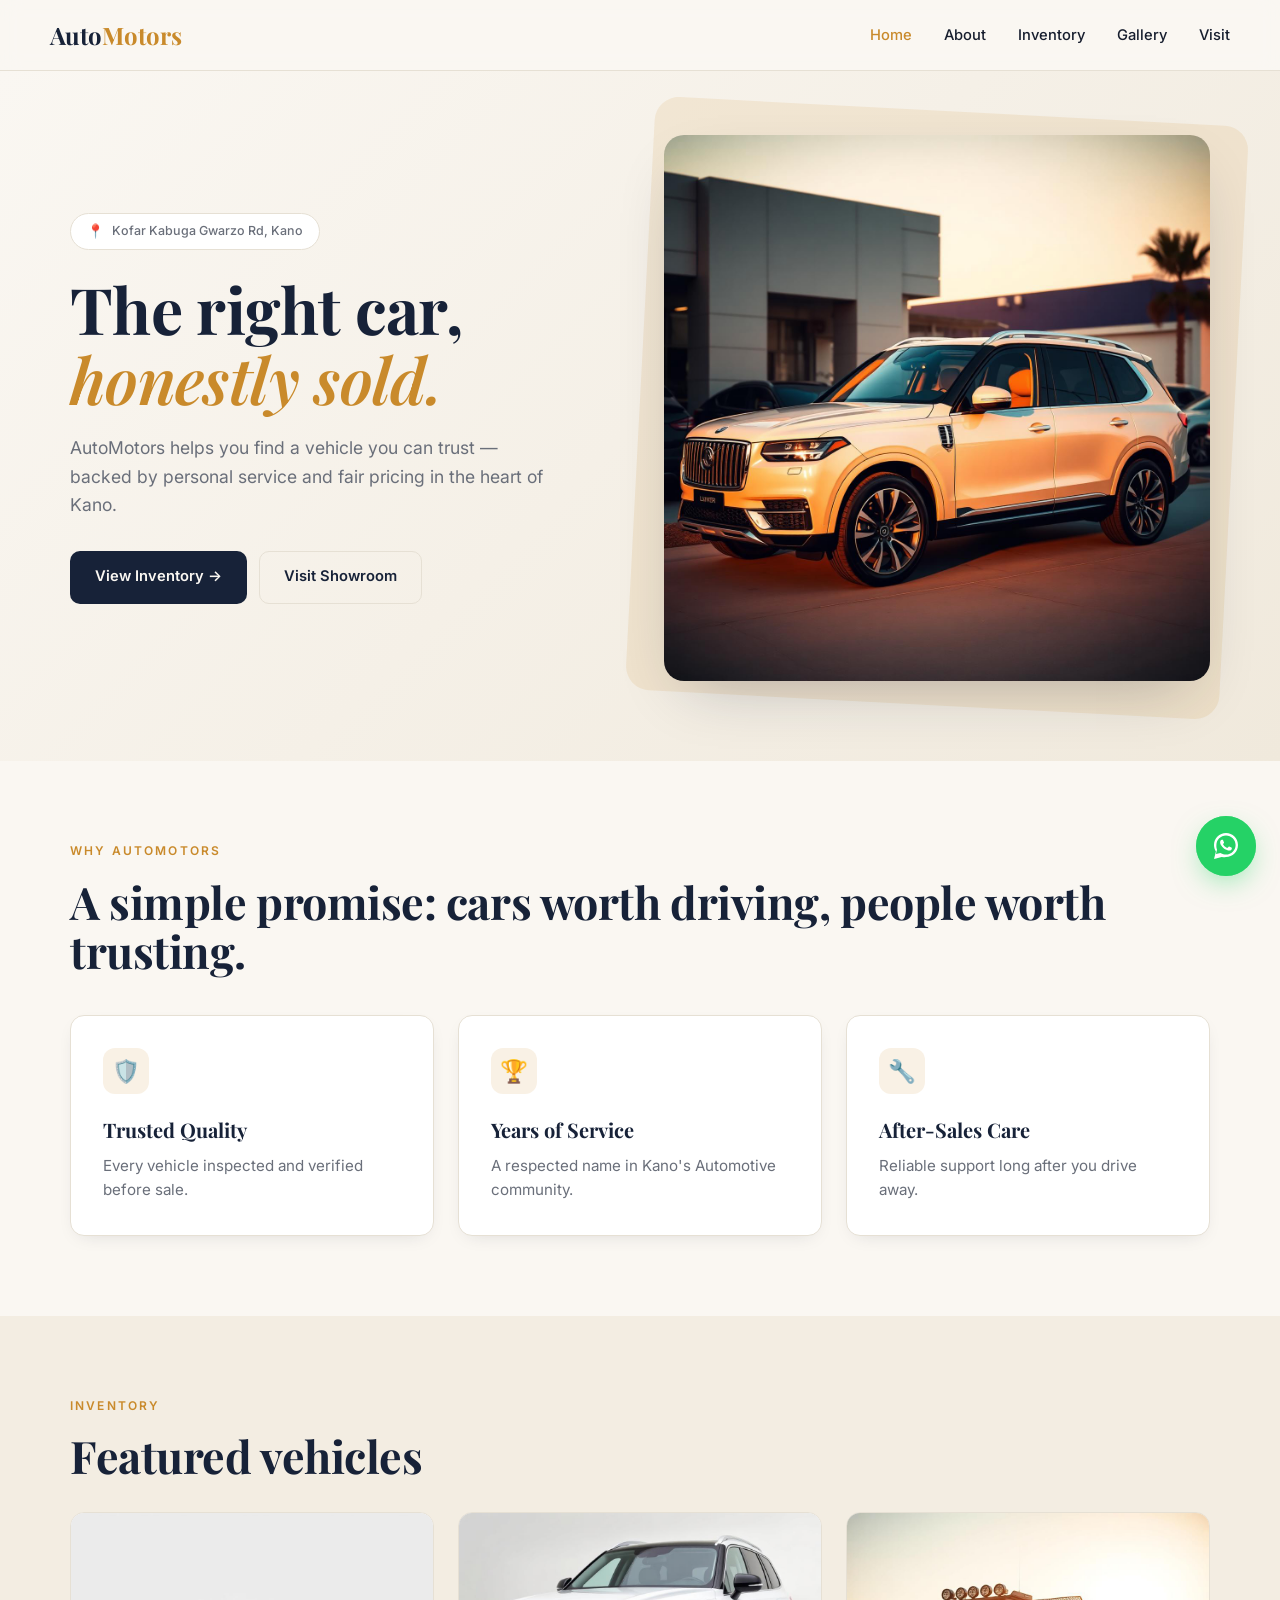
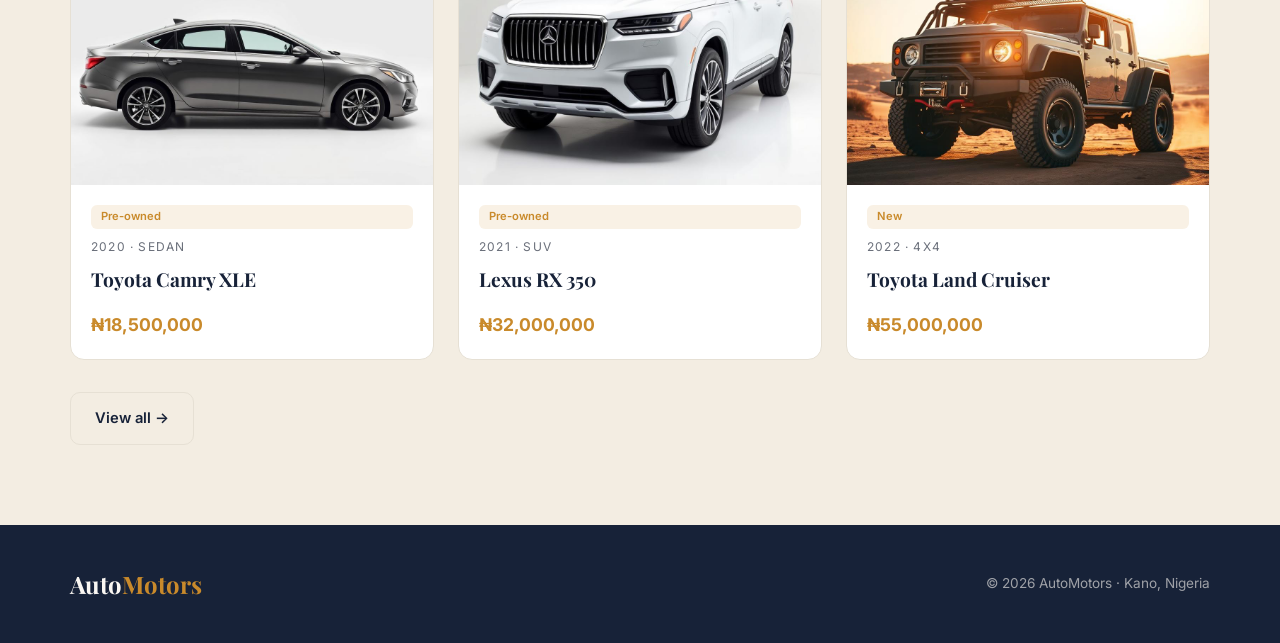
<file: index.html>
<!doctype html>
<html lang="en">
<head>
<meta charset="utf-8">
<meta name="viewport" content="width=device-width,initial-scale=1">
<title>AutoMotors — Trusted Car Dealer in Kano</title>
<meta name="description" content="AutoMotors — quality cars and trusted service in Kano. Visit our showroom on 25 BUK Road, Kofar Kabuga.">
<link rel="preconnect" href="https://fonts.googleapis.com">
<link rel="preconnect" href="https://fonts.gstatic.com" crossorigin>
<link href="https://fonts.googleapis.com/css2?family=Inter:wght@400;500;600;700&family=Playfair+Display:wght@600;700&display=swap" rel="stylesheet">
<link rel="stylesheet" href="css/styles.css">
</head>
<body>
<header class="site-header">
  <div class="container nav">
    <a href="index.html" class="brand">Auto<span>Motors</span></a>
    <button class="menu-btn" aria-label="Menu">☰</button>
    <ul class="nav-links">
      <li><a href="index.html">Home</a></li>
      <li><a href="about.html">About</a></li>
      <li><a href="inventory.html">Inventory</a></li>
      <li><a href="gallery.html">Gallery</a></li>
      <li><a href="visit.html">Visit</a></li>
    </ul>
  </div>
</header>

<section class="hero">
  <div class="container hero-grid">
    <div>
      <span class="badge">Kofar Kabuga Gwarzo Rd, Kano</span>
      <h1 class="display">The right car,<br><em>honestly sold.</em></h1>
      <p class="lead">AutoMotors helps you find a vehicle you can trust — backed by personal service and fair pricing in the heart of Kano.</p>
      <div style="display:flex;gap:.75rem;flex-wrap:wrap">
        <a href="inventory.html" class="btn btn-primary">View Inventory →</a>
        <a href="visit.html" class="btn btn-outline">Visit Showroom</a>
      </div>
    </div>
    <div class="hero-img-wrap">
      <img src="images/hero-car.jpg" alt="Featured vehicle at AutoMotors showroom">
    </div>
  </div>
</section>

<section class="block">
  <div class="container">
    <div class="eyebrow">Why AutoMotors</div>
    <h2 class="display">A simple promise: cars worth driving, people worth trusting.</h2>
    <div class="features">
      <div class="feature"><div class="ico">🛡️</div><h3>Trusted Quality</h3><p>Every vehicle inspected and verified before sale.</p></div>
      <div class="feature"><div class="ico">🏆</div><h3>Years of Service</h3><p>A respected name in Kano's Automotive community.</p></div>
      <div class="feature"><div class="ico">🔧</div><h3>After-Sales Care</h3><p>Reliable support long after you drive away.</p></div>
    </div>
  </div>
</section>

<section class="block alt">
  <div class="container">
    <div class="eyebrow">Inventory</div>
    <h2 class="display">Featured vehicles</h2>
    <div class="car-grid">
      <article class="car-card">
        <div class="img"><img src="images/car-1.jpg" alt="Toyota Camry XLE"></div>
        <div class="car-body"><span class="tag">Pre-owned</span><div class="meta">2020 · Sedan</div><h3>Toyota Camry XLE</h3><div class="price">₦18,500,000</div></div>
      </article>
      <article class="car-card">
        <div class="img"><img src="images/car-2.jpg" alt="Lexus RX 350"></div>
        <div class="car-body"><span class="tag">Pre-owned</span><div class="meta">2021 · SUV</div><h3>Lexus RX 350</h3><div class="price">₦32,000,000</div></div>
      </article>
      <article class="car-card">
        <div class="img"><img src="images/car-3.jpg" alt="Toyota Land Cruiser"></div>
        <div class="car-body"><span class="tag">New</span><div class="meta">2022 · 4x4</div><h3>Toyota Land Cruiser</h3><div class="price">₦55,000,000</div></div>
      </article>
    </div>
    <div style="margin-top:2rem"><a href="inventory.html" class="btn btn-outline">View all →</a></div>
  </div>
</section>

<footer class="site-footer">
  <div class="container footer-row">
    <div class="brand" style="color:var(--primary-fg)">Auto<span>Motors</span></div>
    <small>© <span data-year></span> AutoMotors · Kano, Nigeria</small>
  </div>
</footer>

<script src="js/main.js"></script>
</body>
</html>
</file>
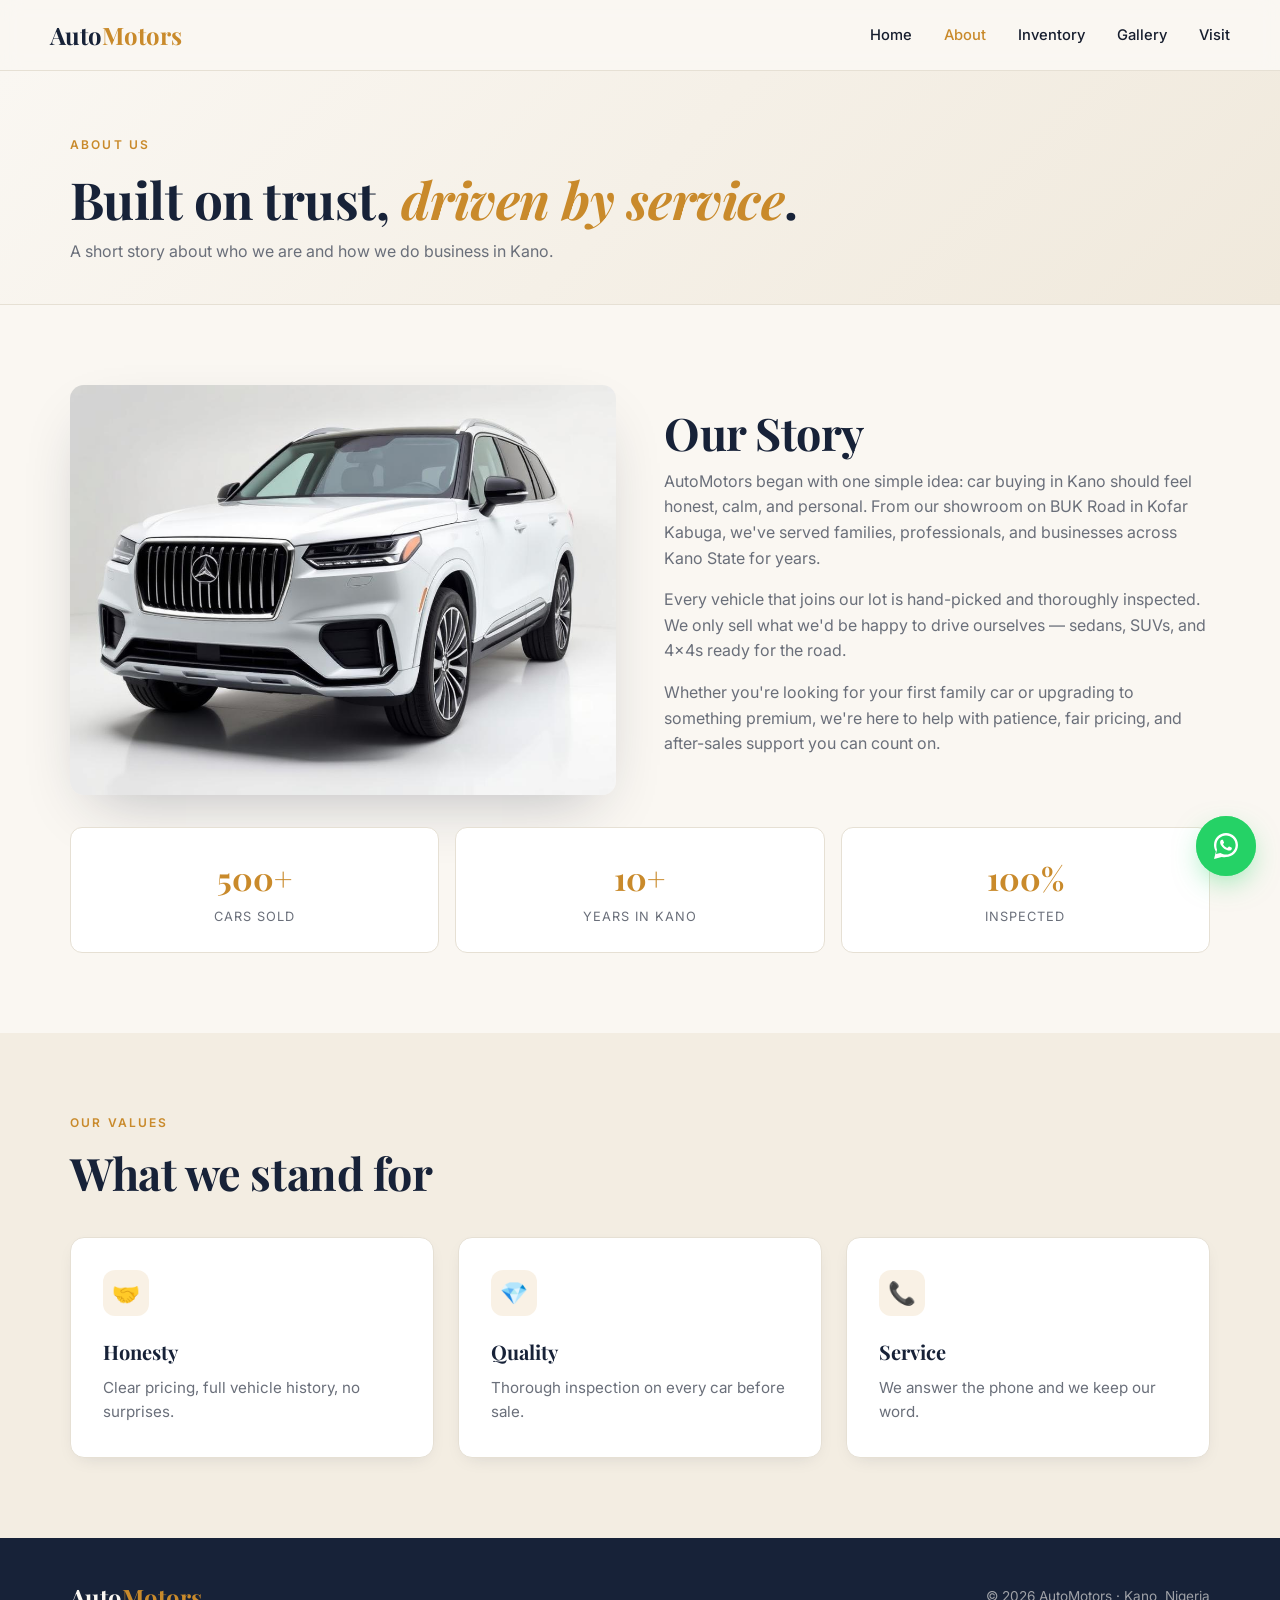
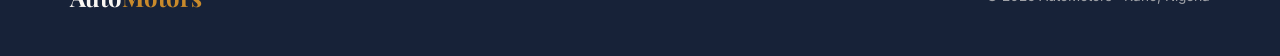
<file: about.html>
<!doctype html>
<html lang="en">
<head>
<meta charset="utf-8">
<meta name="viewport" content="width=device-width,initial-scale=1">
<title>About — AutoMotors</title>
<meta name="description" content="Learn about AutoMotors, a trusted car dealership serving Kano with quality vehicles and honest service.">
<link rel="preconnect" href="https://fonts.googleapis.com">
<link rel="preconnect" href="https://fonts.gstatic.com" crossorigin>
<link href="https://fonts.googleapis.com/css2?family=Inter:wght@400;500;600;700&family=Playfair+Display:wght@600;700&display=swap" rel="stylesheet">
<link rel="stylesheet" href="css/styles.css">
</head>
<body>
<header class="site-header">
  <div class="container nav">
    <a href="index.html" class="brand">Auto<span>Motors</span></a>
    <button class="menu-btn" aria-label="Menu">☰</button>
    <ul class="nav-links">
      <li><a href="index.html">Home</a></li>
      <li><a href="about.html">About</a></li>
      <li><a href="inventory.html">Inventory</a></li>
      <li><a href="gallery.html">Gallery</a></li>
      <li><a href="visit.html">Visit</a></li>
    </ul>
  </div>
</header>

<section class="page-head">
  <div class="container">
    <div class="eyebrow">About Us</div>
    <h1 class="display">Built on trust, <em>driven by service</em>.</h1>
    <p>A short story about who we are and how we do business in Kano.</p>
  </div>
</section>

<section class="block">
  <div class="container about-grid">
    <img src="images/car-2.jpg" alt="AutoMotors showroom vehicle">
    <div class="about-text">
      <h2 class="display">Our Story</h2>
      <p>AutoMotors began with one simple idea: car buying in Kano should feel honest, calm, and personal. From our showroom on BUK Road in Kofar Kabuga, we've served families, professionals, and businesses across Kano State for years.</p>
      <p>Every vehicle that joins our lot is hand-picked and thoroughly inspected. We only sell what we'd be happy to drive ourselves — sedans, SUVs, and 4x4s ready for the road.</p>
      <p>Whether you're looking for your first family car or upgrading to something premium, we're here to help with patience, fair pricing, and after-sales support you can count on.</p>
    </div>
  </div>

  <div class="container">
    <div class="stats">
      <div class="stat"><div class="num">500+</div><div class="label">Cars Sold</div></div>
      <div class="stat"><div class="num">10+</div><div class="label">Years in Kano</div></div>
      <div class="stat"><div class="num">100%</div><div class="label">Inspected</div></div>
    </div>
  </div>
</section>

<section class="block alt">
  <div class="container">
    <div class="eyebrow">Our Values</div>
    <h2 class="display">What we stand for</h2>
    <div class="features">
      <div class="feature"><div class="ico">🤝</div><h3>Honesty</h3><p>Clear pricing, full vehicle history, no surprises.</p></div>
      <div class="feature"><div class="ico">💎</div><h3>Quality</h3><p>Thorough inspection on every car before sale.</p></div>
      <div class="feature"><div class="ico">📞</div><h3>Service</h3><p>We answer the phone and we keep our word.</p></div>
    </div>
  </div>
</section>

<footer class="site-footer">
  <div class="container footer-row">
    <div class="brand" style="color:var(--primary-fg)">Auto<span>Motors</span></div>
    <small>© <span data-year></span> AutoMotors · Kano, Nigeria</small>
  </div>
</footer>
<script src="js/main.js"></script>
</body>
</html>
</file>
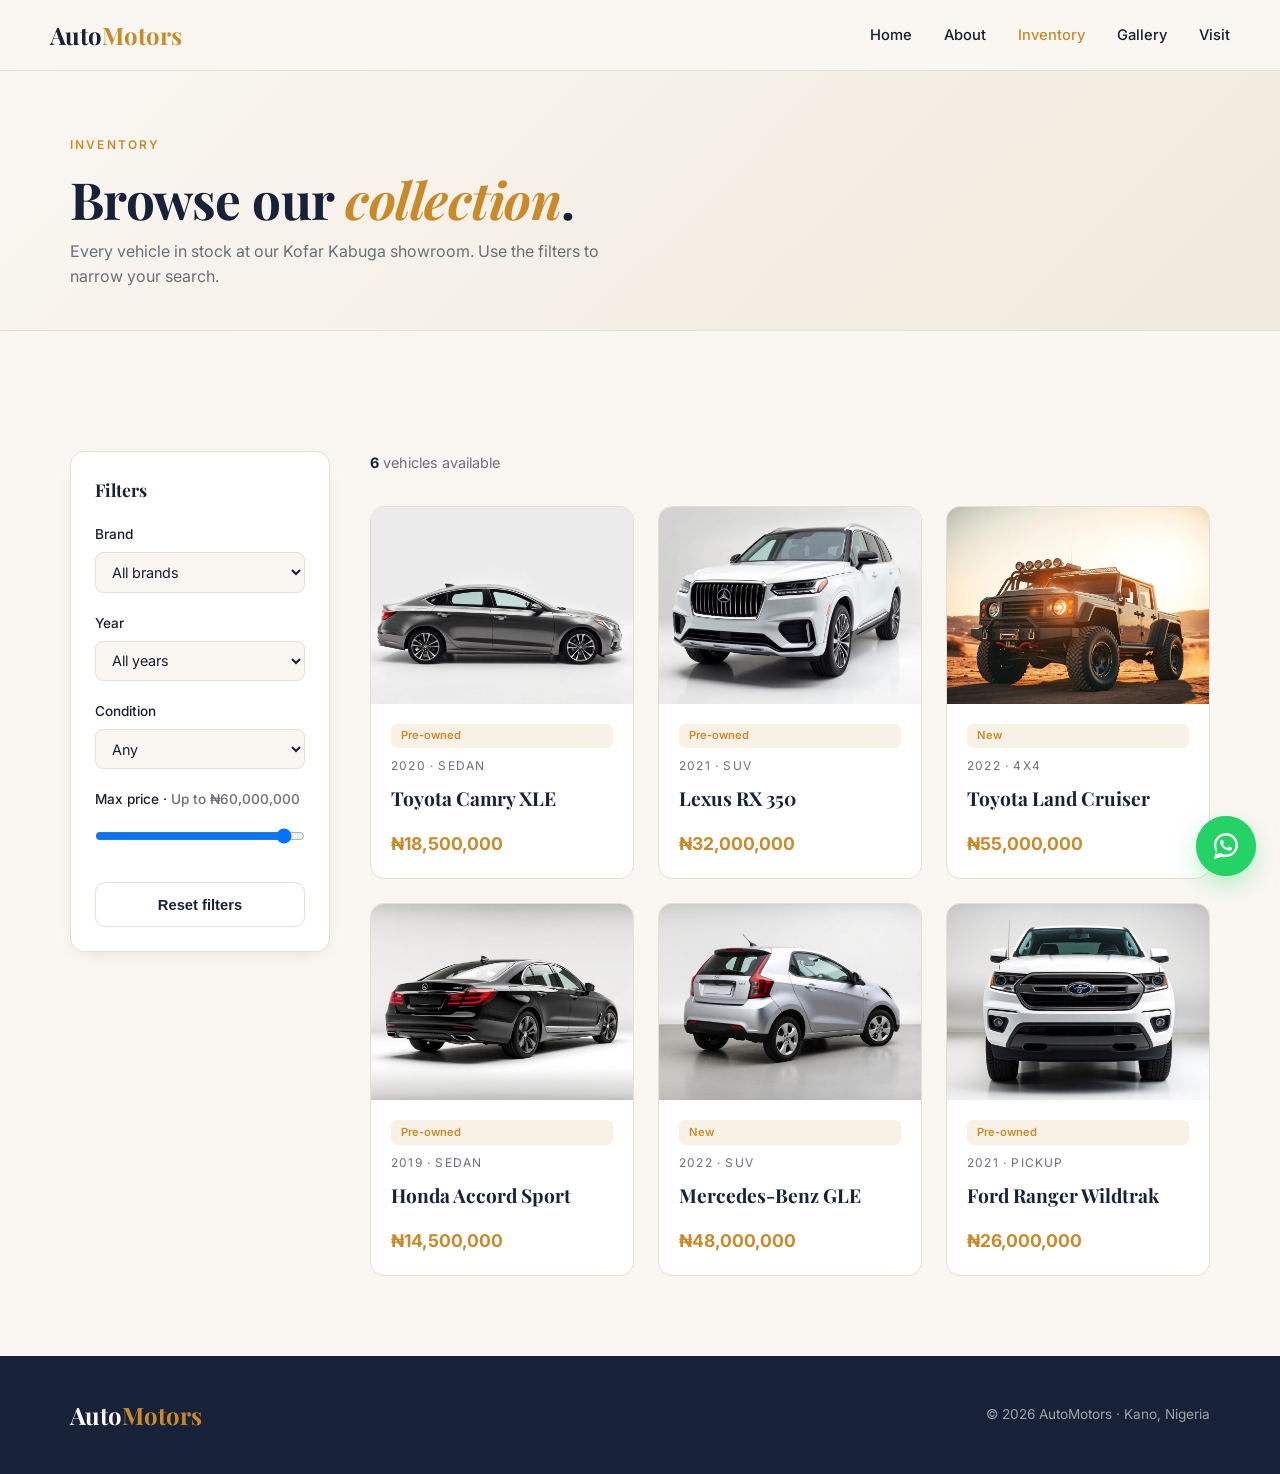
<file: inventory.html>
<!doctype html>
<html lang="en">
<head>
<meta charset="utf-8">
<meta name="viewport" content="width=device-width,initial-scale=1">
<title>Inventory — AutoMotors</title>
<meta name="description" content="Browse the current inventory of cars available at AutoMotors, Kano.">
<link rel="preconnect" href="https://fonts.googleapis.com">
<link rel="preconnect" href="https://fonts.gstatic.com" crossorigin>
<link href="https://fonts.googleapis.com/css2?family=Inter:wght@400;500;600;700&family=Playfair+Display:wght@600;700&display=swap" rel="stylesheet">
<link rel="stylesheet" href="css/styles.css">
</head>
<body>
<header class="site-header">
  <div class="container nav">
    <a href="index.html" class="brand">Auto<span>Motors</span></a>
    <button class="menu-btn" aria-label="Menu">☰</button>
    <ul class="nav-links">
      <li><a href="index.html">Home</a></li>
      <li><a href="about.html">About</a></li>
      <li><a href="inventory.html">Inventory</a></li>
      <li><a href="gallery.html">Gallery</a></li>
      <li><a href="visit.html">Visit</a></li>
    </ul>
  </div>
</header>

<section class="page-head">
  <div class="container">
    <div class="eyebrow">Inventory</div>
    <h1 class="display">Browse our <em>collection</em>.</h1>
    <p>Every vehicle in stock at our Kofar Kabuga showroom. Use the filters to narrow your search.</p>
  </div>
</section>

<section class="block">
  <div class="container">
    <div class="inv-layout">
      <aside class="filters">
        <h3>Filters</h3>
        <div class="field">
          <label for="f-brand">Brand</label>
          <select id="f-brand"><option value="all">All brands</option></select>
        </div>
        <div class="field">
          <label for="f-year">Year</label>
          <select id="f-year"><option value="all">All years</option></select>
        </div>
        <div class="field">
          <label for="f-cond">Condition</label>
          <select id="f-cond">
            <option value="all">Any</option>
            <option value="New">New</option>
            <option value="Pre-owned">Pre-owned</option>
          </select>
        </div>
        <div class="field">
          <label for="f-price">Max price · <span id="f-price-label" class="muted"></span></label>
          <input id="f-price" type="range" min="10000000" max="60000000" step="1000000" value="60000000">
        </div>
        <button id="f-reset" class="btn btn-outline" style="width:100%;justify-content:center">Reset filters</button>
      </aside>

      <div>
        <p id="count" class="results-count"></p>
        <div id="car-grid" class="car-grid"></div>
      </div>
    </div>
  </div>
</section>

<footer class="site-footer">
  <div class="container footer-row">
    <div class="brand" style="color:var(--primary-fg)">Auto<span>Motors</span></div>
    <small>© <span data-year></span> AutoMotors · Kano, Nigeria</small>
  </div>
</footer>
<script src="js/main.js"></script>
<script src="js/inventory.js"></script>
</body>
</html>
</file>
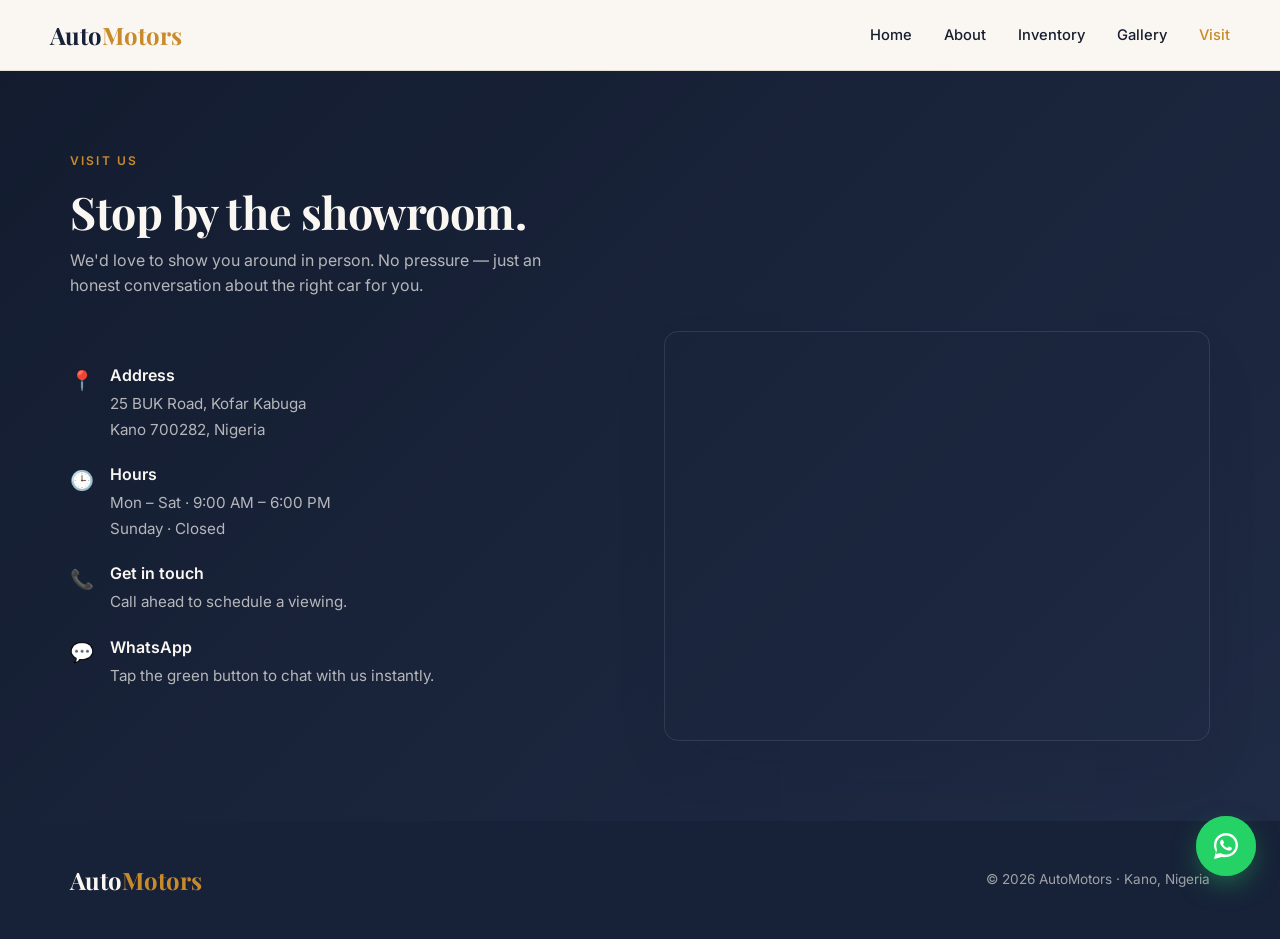
<file: visit.html>
<!doctype html>
<html lang="en">
<head>
<meta charset="utf-8">
<meta name="viewport" content="width=device-width,initial-scale=1">
<title>Visit — Autotors</title>
<meta name="description" content="Visit AutoMotors at 25 BUK Road, Kofar Kabuga, Kano. Open Monday to Saturday.">
<link rel="preconnect" href="https://fonts.googleapis.com">
<link rel="preconnect" href="https://fonts.gstatic.com" crossorigin>
<link href="https://fonts.googleapis.com/css2?family=Inter:wght@400;500;600;700&family=Playfair+Display:wght@600;700&display=swap" rel="stylesheet">
<link rel="stylesheet" href="css/styles.css">
</head>
<body>
<header class="site-header">
  <div class="container nav">
    <a href="index.html" class="brand">Auto<span>Motors</span></a>
    <button class="menu-btn" aria-label="Menu">☰</button>
    <ul class="nav-links">
      <li><a href="index.html">Home</a></li>
      <li><a href="about.html">About</a></li>
      <li><a href="inventory.html">Inventory</a></li>
      <li><a href="gallery.html">Gallery</a></li>
      <li><a href="visit.html">Visit</a></li>
    </ul>
  </div>
</header>

<section class="block dark">
  <div class="container">
    <div class="eyebrow">Visit Us</div>
    <h2 class="display">Stop by the showroom.</h2>
    <p class="muted" style="max-width:32rem;margin-top:.75rem">We'd love to show you around in person. No pressure — just an honest conversation about the right car for you.</p>

    <div class="visit-grid">
      <div>
        <ul class="info-list" style="list-style:none">
          <li class="info-item"><div class="ico">📍</div><div><strong>Address</strong><span>25 BUK Road, Kofar Kabuga<br>Kano 700282, Nigeria</span></div></li>
          <li class="info-item"><div class="ico">🕒</div><div><strong>Hours</strong><span>Mon – Sat · 9:00 AM – 6:00 PM<br>Sunday · Closed</span></div></li>
          <li class="info-item"><div class="ico">📞</div><div><strong>Get in touch</strong><span>Call ahead to schedule a viewing.</span></div></li>
          <li class="info-item"><div class="ico">💬</div><div><strong>WhatsApp</strong><span>Tap the green button to chat with us instantly.</span></div></li>
        </ul>
      </div>
      <div class="map">
        <iframe title="AutoMotors location"
          src="https://www.google.com/maps?q=25+BUK+Road,+Kofar+Kabuga,+Kano&output=embed"
          loading="lazy"></iframe>
      </div>
    </div>
  </div>
</section>

<footer class="site-footer">
  <div class="container footer-row">
    <div class="brand" style="color:var(--primary-fg)">Auto<span>Motors</span></div>
    <small>© <span data-year></span> AutoMotors · Kano, Nigeria</small>
  </div>
</footer>
<script src="js/main.js"></script>
</body>
</html>
</file>
<file: css/styles.css>
/* Auto — static styles */
:root{
  --bg:#faf7f2;
  --surface:#ffffff;
  --text:#171e2e;
  --muted:#6a6f7a;
  --primary:#172238;
  --primary-fg:#faf7f2;
  --accent:#c98a2b;
  --accent-fg:#ffffff;
  --border:#e6e0d4;
  --radius:14px;
  --shadow-sm:0 6px 20px -10px rgba(23,34,56,.18);
  --shadow-lg:0 24px 60px -24px rgba(23,34,56,.30);
}

*{box-sizing:border-box;margin:0;padding:0}
html{scroll-behavior:smooth}
body{
  font-family:'Inter',system-ui,-apple-system,Segoe UI,Roboto,sans-serif;
  background:var(--bg);color:var(--text);line-height:1.6;
}
img{max-width:100%;display:block}
a{color:inherit;text-decoration:none}
.container{max-width:1180px;margin:0 Auto;padding:0 1.25rem}
.display{font-family:'Playfair Display',Georgia,serif;font-weight:700;letter-spacing:-.01em;line-height:1.1}
.muted{color:var(--muted)}
.eyebrow{font-size:.75rem;letter-spacing:.18em;text-transform:uppercase;color:var(--accent);font-weight:600;margin-bottom:1rem}

/* Header */
.site-header{
  position:sticky;top:0;z-index:50;background:rgba(250,247,242,.85);
  backdrop-filter:blur(10px);border-bottom:1px solid var(--border);
}
.nav{display:flex;align-items:center;justify-content:space-between;padding:1rem 0}
.brand{font-family:'Playfair Display',serif;font-size:1.5rem;font-weight:700;color:var(--primary)}
.brand span{color:var(--accent)}
.nav-links{display:flex;gap:2rem;list-style:none;align-items:center}
.nav-links a{font-size:.92rem;font-weight:500;color:var(--text);transition:color .2s}
.nav-links a:hover,.nav-links a.active{color:var(--accent)}
.menu-btn{display:none;background:none;border:0;font-size:1.5rem;cursor:pointer;color:var(--primary)}

/* Buttons */
.btn{
  display:inline-flex;align-items:center;gap:.5rem;
  padding:.85rem 1.5rem;border-radius:10px;font-weight:600;font-size:.92rem;
  cursor:pointer;border:1px solid transparent;transition:all .25s;
}
.btn-primary{background:var(--primary);color:var(--primary-fg)}
.btn-primary:hover{background:#0f1828;transform:translateY(-1px)}
.btn-outline{background:transparent;color:var(--primary);border-color:var(--border)}
.btn-outline:hover{background:var(--surface);border-color:var(--primary)}
.btn-accent{background:var(--accent);color:var(--accent-fg)}
.btn-accent:hover{background:#b3771f}

/* Hero */
.hero{padding:4rem 0 5rem;background:linear-gradient(135deg,#faf7f2 0%,#f0e9dc 100%)}
.hero-grid{display:grid;grid-template-columns:1fr 1fr;gap:3rem;align-items:center}
.badge{
  display:inline-flex;align-items:center;gap:.5rem;
  background:var(--surface);border:1px solid var(--border);
  padding:.4rem 1rem;border-radius:999px;font-size:.78rem;font-weight:500;color:var(--muted);
  margin-bottom:1.5rem;
}
.badge::before{content:"📍";font-size:.85rem}
.hero h1{font-size:clamp(2.4rem,5vw,4.2rem);color:var(--primary);margin-bottom:1.25rem}
.hero h1 em{color:var(--accent);font-style:italic;font-weight:600}
.hero p.lead{font-size:1.1rem;color:var(--muted);max-width:30rem;margin-bottom:2rem}
.hero-img-wrap{position:relative}
.hero-img-wrap::before{
  content:"";position:absolute;inset:-1.5rem;background:rgba(201,138,43,.12);
  border-radius:24px;transform:rotate(3deg);
}
.hero-img-wrap img{position:relative;border-radius:20px;box-shadow:var(--shadow-lg);aspect-ratio:1/1;object-fit:cover}

/* Sections */
section.block{padding:5rem 0}
section.block.alt{background:#f3ede2}
section.block.dark{background:linear-gradient(135deg,#131c2f,#1f2a44);color:var(--primary-fg)}
section.block.dark .muted{color:rgba(250,247,242,.7)}
section.block h2{font-size:clamp(1.9rem,3.5vw,2.8rem);color:var(--primary);margin-bottom:.75rem}
section.block.dark h2{color:var(--primary-fg)}

/* Page header */
.page-head{padding:4rem 0 2.5rem;background:linear-gradient(135deg,#faf7f2 0%,#f0e9dc 100%);border-bottom:1px solid var(--border)}
.page-head h1{font-size:clamp(2rem,4vw,3.2rem);color:var(--primary)}
.page-head h1 em{color:var(--accent);font-style:italic}
.page-head p{margin-top:.75rem;color:var(--muted);max-width:36rem}

/* Feature cards */
.features{display:grid;grid-template-columns:repeat(3,1fr);gap:1.5rem;margin-top:2.5rem}
.feature{background:var(--surface);border:1px solid var(--border);border-radius:var(--radius);padding:2rem;transition:all .3s;box-shadow:var(--shadow-sm)}
.feature:hover{transform:translateY(-4px);box-shadow:var(--shadow-lg)}
.feature .ico{width:46px;height:46px;border-radius:12px;background:rgba(201,138,43,.12);display:flex;align-items:center;justify-content:center;font-size:1.4rem;margin-bottom:1.25rem}
.feature h3{font-family:'Playfair Display',serif;font-size:1.25rem;color:var(--primary);margin-bottom:.5rem}
.feature p{color:var(--muted);font-size:.95rem}

/* Car grid */
.car-grid{display:grid;grid-template-columns:repeat(3,1fr);gap:1.5rem;margin-top:2rem}
.car-card{background:var(--surface);border:1px solid var(--border);border-radius:var(--radius);overflow:hidden;transition:all .3s;display:flex;flex-direction:column}
.car-card:hover{transform:translateY(-4px);box-shadow:var(--shadow-lg)}
.car-card .img{aspect-ratio:4/3;overflow:hidden;background:#eee}
.car-card .img img{width:100%;height:100%;object-fit:cover;transition:transform .5s}
.car-card:hover .img img{transform:scale(1.05)}
.car-body{padding:1.25rem;flex:1;display:flex;flex-direction:column;gap:.5rem}
.car-body .meta{font-size:.75rem;color:var(--muted);text-transform:uppercase;letter-spacing:.1em}
.car-body h3{font-family:'Playfair Display',serif;font-size:1.2rem;color:var(--primary)}
.car-body .price{margin-top:Auto;color:var(--accent);font-weight:700;font-size:1.1rem;padding-top:.5rem}
.tag{display:inline-block;font-size:.7rem;background:rgba(201,138,43,.12);color:var(--accent);padding:.2rem .6rem;border-radius:6px;font-weight:600}

/* Filters */
.inv-layout{display:grid;grid-template-columns:260px 1fr;gap:2.5rem;margin-top:2.5rem}
.filters{background:var(--surface);border:1px solid var(--border);border-radius:var(--radius);padding:1.5rem;height:fit-content;position:sticky;top:90px;box-shadow:var(--shadow-sm)}
.filters h3{font-family:'Playfair Display',serif;font-size:1.1rem;margin-bottom:1.25rem;color:var(--primary)}
.field{margin-bottom:1.25rem}
.field label{display:block;font-size:.85rem;font-weight:500;margin-bottom:.4rem}
.field select,.field input{width:100%;padding:.6rem .75rem;border:1px solid var(--border);border-radius:8px;background:var(--bg);font-family:inherit;font-size:.9rem;color:var(--text)}
.field select:focus,.field input:focus{outline:none;border-color:var(--accent)}
.results-count{font-size:.9rem;color:var(--muted);margin-bottom:1rem}
.results-count strong{color:var(--primary)}
.empty{text-align:center;padding:3rem;background:var(--surface);border:1px solid var(--border);border-radius:var(--radius)}

/* Gallery */
.gallery{display:grid;grid-template-columns:repeat(3,1fr);grid-Auto-rows:220px;gap:1rem;margin-top:2rem}
.gallery .item{overflow:hidden;border-radius:12px;cursor:pointer;position:relative}
.gallery .item img{width:100%;height:100%;object-fit:cover;transition:transform .5s}
.gallery .item:hover img{transform:scale(1.08)}
.gallery .item.tall{grid-row:span 2}
.gallery .item.wide{grid-column:span 2}

/* Lightbox */
.lightbox{position:fixed;inset:0;background:rgba(10,15,25,.92);display:none;align-items:center;justify-content:center;z-index:100;padding:2rem}
.lightbox.open{display:flex}
.lightbox img{max-width:90vw;max-height:85vh;border-radius:12px;box-shadow:var(--shadow-lg)}
.lightbox .close{position:absolute;top:1.5rem;right:1.5rem;background:rgba(255,255,255,.1);border:0;color:#fff;width:42px;height:42px;border-radius:50%;font-size:1.4rem;cursor:pointer}
.lightbox .close:hover{background:rgba(255,255,255,.2)}

/* Visit */
.visit-grid{display:grid;grid-template-columns:1fr 1fr;gap:3rem;align-items:start;margin-top:2rem}
.info-list{display:flex;flex-direction:column;gap:1.25rem;margin-top:2rem}
.info-item{display:flex;gap:1rem}
.info-item .ico{font-size:1.2rem;color:var(--accent);flex-shrink:0;margin-top:.15rem}
.info-item strong{display:block;color:var(--primary-fg);font-weight:600;margin-bottom:.15rem}
.info-item span{color:rgba(250,247,242,.7);font-size:.95rem}
.map{aspect-ratio:4/3;border-radius:var(--radius);overflow:hidden;border:1px solid rgba(255,255,255,.1);box-shadow:var(--shadow-lg)}
.map iframe{width:100%;height:100%;border:0}

/* About */
.about-grid{display:grid;grid-template-columns:1fr 1fr;gap:3rem;align-items:center}
.about-grid img{border-radius:var(--radius);box-shadow:var(--shadow-lg);aspect-ratio:4/3;object-fit:cover}
.about-text p{margin-bottom:1rem;color:var(--muted)}
.stats{display:grid;grid-template-columns:repeat(3,1fr);gap:1rem;margin-top:2rem}
.stat{text-align:center;padding:1.5rem;background:var(--surface);border:1px solid var(--border);border-radius:12px}
.stat .num{font-family:'Playfair Display',serif;font-size:2rem;color:var(--accent);font-weight:700}
.stat .label{font-size:.8rem;color:var(--muted);text-transform:uppercase;letter-spacing:.08em;margin-top:.25rem}

/* Footer */
.site-footer{background:var(--primary);color:var(--primary-fg);padding:2.5rem 0}
.footer-row{display:flex;justify-content:space-between;align-items:center;flex-wrap:wrap;gap:1rem}
.footer-row small{color:rgba(250,247,242,.6);font-size:.85rem}

/* WhatsApp floating button */
.wa-float{
  position:fixed;bottom:1.5rem;right:1.5rem;z-index:60;
  width:60px;height:60px;border-radius:50%;
  background:#25D366;color:#fff;
  display:flex;align-items:center;justify-content:center;
  box-shadow:0 10px 30px -8px rgba(37,211,102,.6);
  transition:transform .25s;
}
.wa-float:hover{transform:scale(1.08)}
.wa-float svg{width:32px;height:32px}
.wa-float::after{
  content:"";position:absolute;inset:0;border-radius:50%;
  background:#25D366;opacity:.6;animation:wa-pulse 2s infinite;z-index:-1;
}
@keyframes wa-pulse{
  0%{transform:scale(1);opacity:.6}
  100%{transform:scale(1.6);opacity:0}
}

/* Responsive */
@media (max-width:880px){
  .menu-btn{display:block}
  .nav-links{
    display:none;position:absolute;top:100%;left:0;right:0;
    flex-direction:column;background:var(--surface);
    padding:1.25rem;border-bottom:1px solid var(--border);gap:1rem;
  }
  .nav-links.open{display:flex}
  .hero-grid,.about-grid,.visit-grid{grid-template-columns:1fr;gap:2rem}
  .hero-img-wrap{order:-1}
  .features,.car-grid{grid-template-columns:1fr 1fr;gap:1rem}
  .inv-layout{grid-template-columns:1fr}
  .filters{position:static}
  .gallery{grid-template-columns:1fr 1fr;grid-Auto-rows:180px}
  .gallery .item.wide{grid-column:span 2}
  .stats{grid-template-columns:1fr 1fr 1fr}
}
@media (max-width:520px){
  .features,.car-grid{grid-template-columns:1fr}
  .gallery{grid-template-columns:1fr;grid-Auto-rows:200px}
  .gallery .item.wide,.gallery .item.tall{grid-column:Auto;grid-row:Auto}
  .hero{padding:3rem 0 4rem}
  section.block{padding:3.5rem 0}
}
</file>
